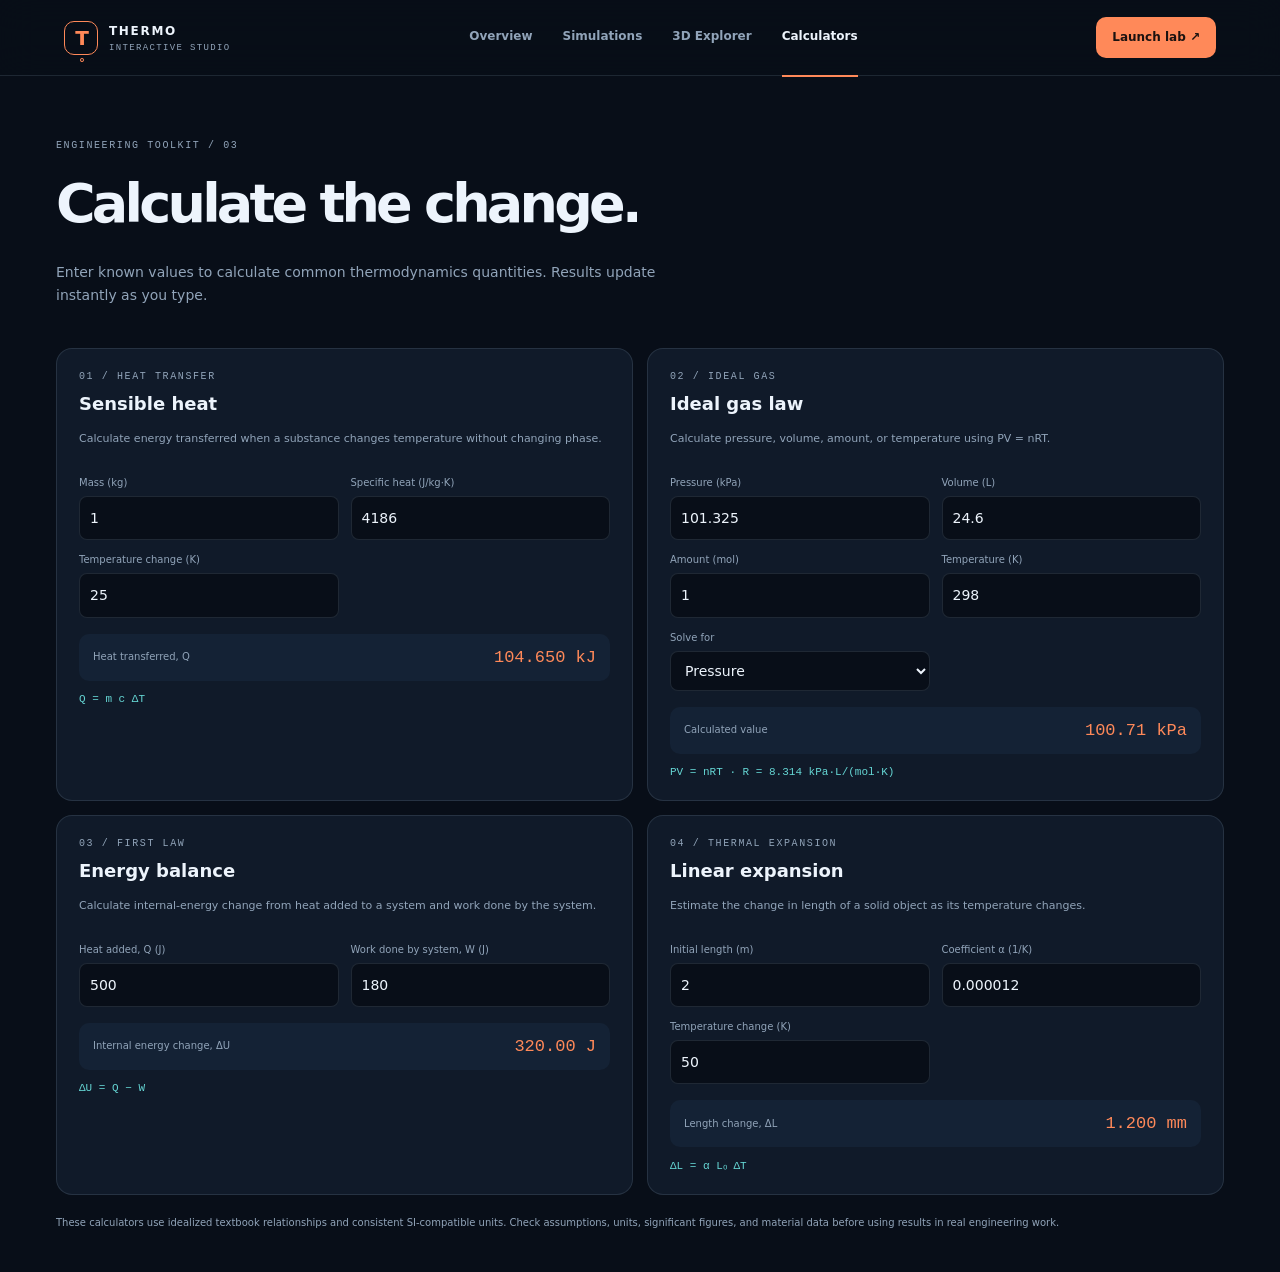
<file: calculators.html>
<!doctype html><html lang="en"><head><meta charset="utf-8"><meta name="viewport" content="width=device-width,initial-scale=1"><title>Engineering Calculators · THERMO</title><link rel="stylesheet" href="app.css"></head><body>
<header class="topbar"><a class="brand" href="index.html"><span class="brand-mark">T<span>°</span></span><span>THERMO<small>INTERACTIVE STUDIO</small></span></a><nav class="topnav"><a href="index.html">Overview</a><a href="lab.html">Simulations</a><a href="models.html">3D Explorer</a><a class="active" href="calculators.html">Calculators</a></nav><div class="top-actions"><a class="top-cta" href="lab.html">Launch lab ↗</a></div></header>
<main class="shell"><div class="page-head"><div><div class="eyebrow">ENGINEERING TOOLKIT / 03</div><h1>Calculate the change.</h1><p>Enter known values to calculate common thermodynamics quantities. Results update instantly as you type.</p></div></div>
<div class="calc-grid">
<section class="calc-card"><div class="eyebrow">01 / HEAT TRANSFER</div><h2>Sensible heat</h2><p>Calculate energy transferred when a substance changes temperature without changing phase.</p><div class="calc-fields"><div class="field"><label for="mass">Mass (kg)</label><input id="mass" type="number" value="1" min="0" step="any"></div><div class="field"><label for="specific">Specific heat (J/kg·K)</label><input id="specific" type="number" value="4186" min="0" step="any"></div><div class="field"><label for="delta">Temperature change (K)</label><input id="delta" type="number" value="25" step="any"></div></div><div class="result"><span>Heat transferred, Q</span><strong id="heatResult">104.65 kJ</strong></div><div class="formula">Q = m c ΔT</div></section>
<section class="calc-card"><div class="eyebrow">02 / IDEAL GAS</div><h2>Ideal gas law</h2><p>Calculate pressure, volume, amount, or temperature using PV = nRT.</p><div class="calc-fields"><div class="field"><label for="gasP">Pressure (kPa)</label><input id="gasP" type="number" value="101.325" min="0" step="any"></div><div class="field"><label for="gasV">Volume (L)</label><input id="gasV" type="number" value="24.6" min="0" step="any"></div><div class="field"><label for="gasN">Amount (mol)</label><input id="gasN" type="number" value="1" min="0" step="any"></div><div class="field"><label for="gasT">Temperature (K)</label><input id="gasT" type="number" value="298" min="0" step="any"></div><div class="field"><label for="solveGas">Solve for</label><select id="solveGas"><option value="P">Pressure</option><option value="V">Volume</option><option value="n">Amount</option><option value="T">Temperature</option></select></div></div><div class="result"><span>Calculated value</span><strong id="gasResult">101.0 kPa</strong></div><div class="formula">PV = nRT · R = 8.314 kPa·L/(mol·K)</div></section>
<section class="calc-card"><div class="eyebrow">03 / FIRST LAW</div><h2>Energy balance</h2><p>Calculate internal-energy change from heat added to a system and work done by the system.</p><div class="calc-fields"><div class="field"><label for="heatQ">Heat added, Q (J)</label><input id="heatQ" type="number" value="500" step="any"></div><div class="field"><label for="workW">Work done by system, W (J)</label><input id="workW" type="number" value="180" step="any"></div></div><div class="result"><span>Internal energy change, ΔU</span><strong id="firstResult">320 J</strong></div><div class="formula">ΔU = Q − W</div></section>
<section class="calc-card"><div class="eyebrow">04 / THERMAL EXPANSION</div><h2>Linear expansion</h2><p>Estimate the change in length of a solid object as its temperature changes.</p><div class="calc-fields"><div class="field"><label for="length">Initial length (m)</label><input id="length" type="number" value="2" min="0" step="any"></div><div class="field"><label for="alpha">Coefficient α (1/K)</label><input id="alpha" type="number" value="0.000012" min="0" step="any"></div><div class="field"><label for="tempChange">Temperature change (K)</label><input id="tempChange" type="number" value="50" step="any"></div></div><div class="result"><span>Length change, ΔL</span><strong id="expResult">1.20 mm</strong></div><div class="formula">ΔL = α L₀ ΔT</div></section>
</div><p class="notice">These calculators use idealized textbook relationships and consistent SI-compatible units. Check assumptions, units, significant figures, and material data before using results in real engineering work.</p></main>
<script>
const $=id=>document.getElementById(id),num=id=>Number($(id).value);
function sensible(){let q=num('mass')*num('specific')*num('delta');$('heatResult').textContent=Number.isFinite(q)?(q/1000).toFixed(3)+' kJ':'—'}
function ideal(){let P=num('gasP'),V=num('gasV'),n=num('gasN'),T=num('gasT'),R=8.314,which=$('solveGas').value,val,unit;if(which==='P'){val=n*R*T/V;unit='kPa'}if(which==='V'){val=n*R*T/P;unit='L'}if(which==='n'){val=P*V/(R*T);unit='mol'}if(which==='T'){val=P*V/(n*R);unit='K'}$('gasResult').textContent=Number.isFinite(val)?val.toPrecision(5)+' '+unit:'Check inputs'}
function first(){let x=num('heatQ')-num('workW');$('firstResult').textContent=Number.isFinite(x)?x.toFixed(2)+' J':'—'}
function expansion(){let x=num('alpha')*num('length')*num('tempChange');$('expResult').textContent=Number.isFinite(x)?(x*1000).toFixed(3)+' mm':'—'}
[['mass','specific','delta'].map(x=>$(x).addEventListener('input',sensible)),['gasP','gasV','gasN','gasT'].map(x=>$(x).addEventListener('input',ideal)),['heatQ','workW'].map(x=>$(x).addEventListener('input',first)),['length','alpha','tempChange'].map(x=>$(x).addEventListener('input',expansion)),$('solveGas').addEventListener('change',ideal)];sensible();ideal();first();expansion();
</script></body></html>
</file>
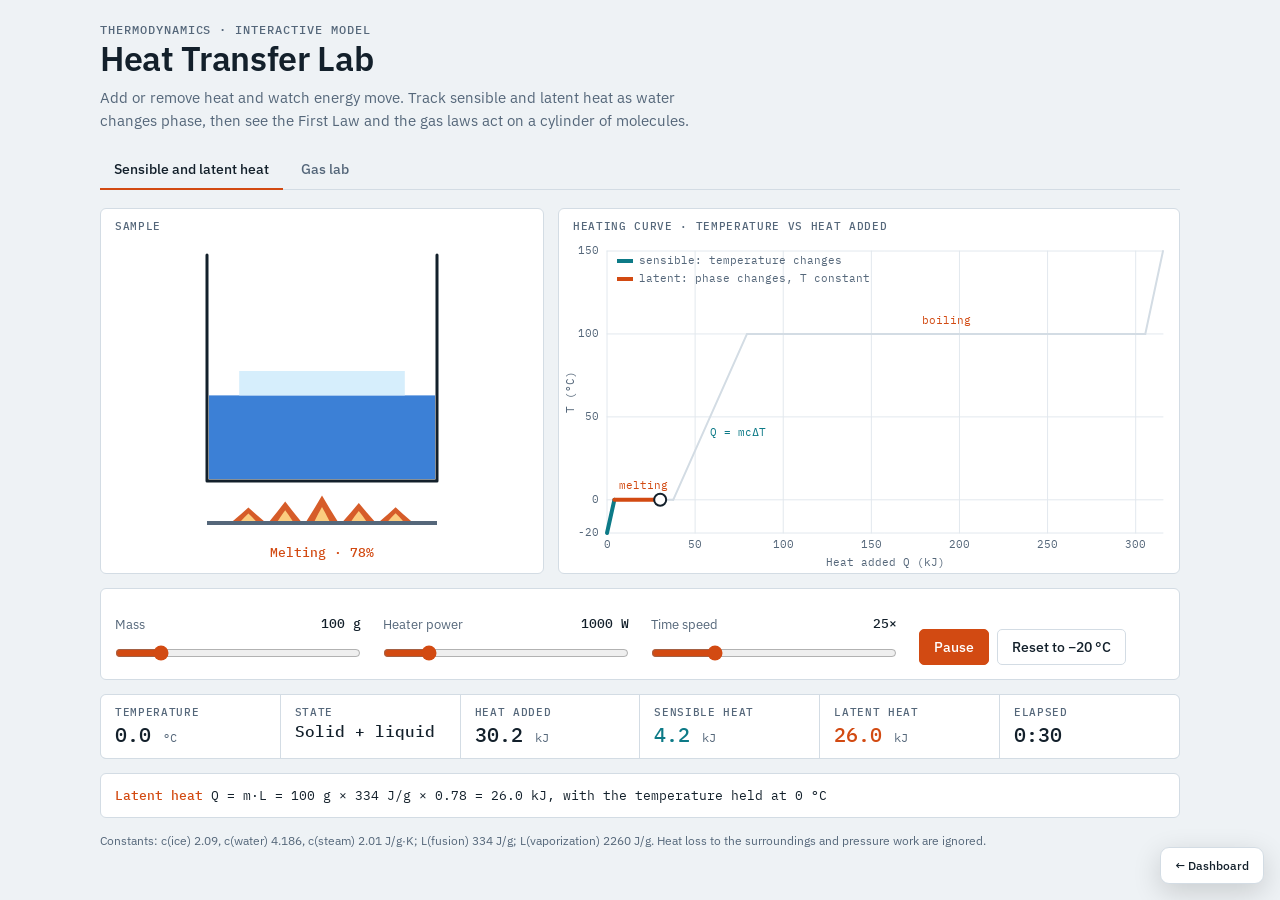
<file: lab.html>
<!doctype html>
<html lang="en"><head><meta charset="utf-8"><meta name="viewport" content="width=device-width,initial-scale=1,viewport-fit=cover"><style>:root{color-scheme:light}body{margin:0;font:14px system-ui}[hidden]{display:none!important}</style>
<title>Heat Transfer Lab</title>
<meta name="claude:viewport-fit-sides" content="cover">
<link rel="preconnect" href="https://fonts.googleapis.com">
<link rel="preconnect" href="https://fonts.gstatic.com" crossorigin>
<link rel="stylesheet" href="https://fonts.googleapis.com/css2?family=IBM+Plex+Mono:wght@400;500&family=IBM+Plex+Sans:wght@400;500;600&display=swap">
<style>
  /* Layout: bench-instrument page. Two tabs (phase change, gas lab); each has two canvases on top,
     controls in the middle, numeric readouts and the governing equation underneath. */
  :root {
    --bg: #eef2f5;
    --surface: #ffffff;
    --fg: #13202b;
    --muted: #55677a;
    --line: #d3dce4;
    --grid: #e2e8ee;
    --heat: #d24a12;
    --sens: #0d7a87;
    --lat: #d24a12;
    --cold: #2a74d6;
    --font-sans: "IBM Plex Sans", system-ui, -apple-system, "Segoe UI", sans-serif;
    --font-mono: "IBM Plex Mono", ui-monospace, "SF Mono", Menlo, Consolas, monospace;
  }
  @media (prefers-color-scheme: dark) {
    :root:not([data-theme="light"]) {
      --bg: #0d141b; --surface: #141f29; --fg: #e5edf4; --muted: #8fa2b3; --line: #293845; --grid: #1e2a35;
      --heat: #ff8049; --sens: #46c6d3; --lat: #ff8049; --cold: #5b9cf2; color-scheme: dark;
    }
  }
  :root[data-theme="dark"] {
    --bg: #0d141b; --surface: #141f29; --fg: #e5edf4; --muted: #8fa2b3; --line: #293845; --grid: #1e2a35;
    --heat: #ff8049; --sens: #46c6d3; --lat: #ff8049; --cold: #5b9cf2; color-scheme: dark;
  }

  * { box-sizing: border-box; }
  body {
    background: var(--bg); color: var(--fg);
    font: 15px/1.5 var(--font-sans);
    padding-block: 24px 40px;
    padding-left: max(16px, env(safe-area-inset-left, 0px));
    padding-right: max(16px, env(safe-area-inset-right, 0px));
  }
  .wrap { max-width: 1080px; margin: 0 auto; display: flex; flex-direction: column; gap: 18px; }
  header { display: flex; flex-direction: column; gap: 4px; }
  .eyebrow { font: 500 12px/1 var(--font-mono); letter-spacing: .08em; text-transform: uppercase; color: var(--muted); }
  h1 { margin: 0; font-size: clamp(24px, 4vw, 34px); line-height: 1.1; font-weight: 600; letter-spacing: -.01em; text-wrap: balance; }
  .lede { margin: 6px 0 0; color: var(--muted); max-width: 66ch; }

  .tabs { display: flex; gap: 4px; border-bottom: 1px solid var(--line); }
  .tab {
    font: 500 14px var(--font-sans); color: var(--muted); background: none; border: 0; cursor: pointer;
    padding: 10px 14px; border-bottom: 2px solid transparent; margin-bottom: -1px;
  }
  .tab[aria-selected="true"] { color: var(--fg); border-bottom-color: var(--heat); }
  .tab:focus-visible, button:focus-visible, input:focus-visible { outline: 2px solid var(--cold); outline-offset: 2px; }

  .panel[hidden] { display: none; }
  .panel { display: flex; flex-direction: column; gap: 14px; }
  .stage { display: grid; grid-template-columns: minmax(0, 5fr) minmax(0, 7fr); gap: 14px; }
  .card { background: var(--surface); border: 1px solid var(--line); border-radius: 6px; margin: 0; min-width: 0; }
  .card canvas { display: block; width: 100%; height: 340px; }
  .cap { font: 500 11px var(--font-mono); letter-spacing: .06em; text-transform: uppercase; color: var(--muted); padding: 10px 14px 0; }

  .controls { display: grid; grid-template-columns: repeat(auto-fit, minmax(210px, 1fr)); gap: 14px 22px; padding: 14px; align-items: end; }
  .ctl { display: flex; flex-direction: column; gap: 6px; min-width: 0; }
  .ctl label, .ctl .lab { font-size: 13px; color: var(--muted); display: flex; justify-content: space-between; gap: 8px; }
  .ctl output { font: 500 13px var(--font-mono); color: var(--fg); }
  input[type=range] { width: 100%; accent-color: var(--heat); margin: 4px 0; }
  .btns { display: flex; gap: 8px; flex-wrap: wrap; }
  button.b {
    font: 500 14px var(--font-sans); color: var(--fg); background: var(--surface); border: 1px solid var(--line);
    border-radius: 5px; padding: 8px 14px; cursor: pointer;
  }
  button.b.primary { background: var(--heat); border-color: var(--heat); color: #fff; }
  :root[data-theme="dark"] button.b.primary { color: #1a0d05; }
  @media (prefers-color-scheme: dark) { :root:not([data-theme="light"]) button.b.primary { color: #1a0d05; } }
  .chips { display: flex; gap: 6px; flex-wrap: wrap; }
  .chip {
    font: 500 13px var(--font-sans); color: var(--muted); background: var(--surface); border: 1px solid var(--line);
    border-radius: 5px; padding: 7px 11px; cursor: pointer;
  }
  .chip[aria-pressed="true"] { color: var(--fg); border-color: var(--fg); box-shadow: inset 0 0 0 1px var(--fg); }
  .hint { margin: 0; padding: 0 14px 14px; color: var(--muted); font-size: 13px; }

  .readouts { display: grid; grid-template-columns: repeat(auto-fit, minmax(150px, 1fr)); gap: 1px; background: var(--line); border: 1px solid var(--line); border-radius: 6px; overflow: hidden; }
  .ro { background: var(--surface); padding: 10px 14px; display: flex; flex-direction: column; gap: 2px; min-width: 0; }
  .ro .k { font: 500 11px var(--font-mono); letter-spacing: .06em; text-transform: uppercase; color: var(--muted); }
  .ro .v { font: 500 20px var(--font-mono); font-variant-numeric: tabular-nums; overflow-wrap: anywhere; }
  .ro .v small { font-size: 12px; color: var(--muted); font-weight: 400; }
  .eq { margin: 0; padding: 12px 14px; font: 13px/1.5 var(--font-mono); background: var(--surface); border: 1px solid var(--line); border-radius: 6px; overflow-wrap: anywhere; }
  .eq b { font-weight: 500; color: var(--heat); }

  .split { height: 8px; border-radius: 4px; overflow: hidden; display: flex; background: var(--grid); margin-top: 6px; }
  .split i { display: block; height: 100%; }
  .ledger { display: grid; gap: 8px; padding: 14px; background: var(--surface); border: 1px solid var(--line); border-radius: 6px; }
  .lrow { display: grid; grid-template-columns: 150px minmax(0, 1fr) 90px; gap: 10px; align-items: center; font-size: 13px; }
  .lrow .n { color: var(--muted); }
  .lrow .val { font: 500 13px var(--font-mono); text-align: right; font-variant-numeric: tabular-nums; }
  .track { position: relative; height: 12px; background: var(--grid); border-radius: 2px; }
  .track::after { content: ""; position: absolute; left: 50%; top: -2px; bottom: -2px; width: 1px; background: var(--muted); }
  .fill { position: absolute; top: 0; bottom: 0; }
  .status { min-height: 1.4em; margin: 0; font-size: 13px; color: var(--heat); }
  .foot { color: var(--muted); font-size: 12px; margin: 0; }

  @media (max-width: 760px) {
    .stage { grid-template-columns: minmax(0, 1fr); }
    .card canvas { height: 300px; }
    .lrow { grid-template-columns: 110px minmax(0, 1fr) 76px; }
  }
</style>

</head><body>
<div class="wrap">
  <header>
    <span class="eyebrow">Thermodynamics · interactive model</span>
    <h1>Heat Transfer Lab</h1>
    <p class="lede">Add or remove heat and watch energy move. Track sensible and latent heat as water changes phase, then see the First Law and the gas laws act on a cylinder of molecules.</p>
  </header>

  <div class="tabs" role="tablist">
    <button class="tab" role="tab" id="tab-phase" aria-selected="true" aria-controls="p-phase">Sensible and latent heat</button>
    <button class="tab" role="tab" id="tab-gas" aria-selected="false" aria-controls="p-gas">Gas lab</button>
  </div>

  <!-- ========== PHASE CHANGE ========== -->
  <section class="panel" id="p-phase" role="tabpanel" aria-labelledby="tab-phase">
    <div class="stage">
      <figure class="card"><div class="cap">Sample</div><canvas id="cvVessel" aria-label="Water sample being heated"></canvas></figure>
      <figure class="card"><div class="cap">Heating curve · temperature vs heat added</div><canvas id="cvCurve" aria-label="Heating curve"></canvas></figure>
    </div>
    <div class="card controls">
      <div class="ctl"><label for="phMass">Mass <output id="phMassO">100 g</output></label><input type="range" id="phMass" min="20" max="500" step="10" value="100"></div>
      <div class="ctl"><label for="phPower">Heater power <output id="phPowerO">1000 W</output></label><input type="range" id="phPower" min="200" max="5000" step="100" value="1000"></div>
      <div class="ctl"><label for="phSpeed">Time speed <output id="phSpeedO">25×</output></label><input type="range" id="phSpeed" min="1" max="100" step="1" value="25"></div>
      <div class="ctl"><span class="lab">&nbsp;</span><div class="btns"><button class="b primary" id="phRun">Pause</button><button class="b" id="phReset">Reset to −20 °C</button></div></div>
    </div>
    <div class="readouts">
      <div class="ro"><span class="k">Temperature</span><span class="v" id="rT">–</span></div>
      <div class="ro"><span class="k">State</span><span class="v" id="rPhase" style="font-size:16px">–</span></div>
      <div class="ro"><span class="k">Heat added</span><span class="v" id="rQ">–</span></div>
      <div class="ro"><span class="k">Sensible heat</span><span class="v" id="rQs" style="color:var(--sens)">–</span></div>
      <div class="ro"><span class="k">Latent heat</span><span class="v" id="rQl" style="color:var(--lat)">–</span></div>
      <div class="ro"><span class="k">Elapsed</span><span class="v" id="rTime">–</span></div>
    </div>
    <p class="eq" id="phEq"></p>
    <p class="foot">Constants: c(ice) 2.09, c(water) 4.186, c(steam) 2.01 J/g·K; L(fusion) 334 J/g; L(vaporization) 2260 J/g. Heat loss to the surroundings and pressure work are ignored.</p>
  </section>

  <!-- ========== GAS LAB ========== -->
  <section class="panel" id="p-gas" role="tabpanel" aria-labelledby="tab-gas" hidden>
    <div class="stage">
      <figure class="card"><div class="cap">Cylinder · 0.100 mol helium</div><canvas id="cvGas" aria-label="Gas particles in a cylinder with a piston"></canvas></figure>
      <figure class="card"><div class="cap">P–V diagram · dashed line is the isotherm through the current state</div><canvas id="cvPV" aria-label="Pressure volume diagram"></canvas></figure>
    </div>
    <div class="card">
      <div class="controls">
        <div class="ctl" style="grid-column: 1 / -1">
          <span class="lab">Process</span>
          <div class="chips" id="modeChips">
            <button class="chip" data-mode="isochoric" aria-pressed="true">Constant volume</button>
            <button class="chip" data-mode="isobaric" aria-pressed="false">Constant pressure</button>
            <button class="chip" data-mode="isothermal" aria-pressed="false">Constant temperature</button>
            <button class="chip" data-mode="adiabatic" aria-pressed="false">Adiabatic</button>
          </div>
        </div>
        <div class="ctl"><label for="gRate"><span id="gRateLab">Heat input</span> <output id="gRateO">+40 J/s</output></label><input type="range" id="gRate" min="-150" max="150" step="5" value="40"></div>
        <div class="ctl"><span class="lab">&nbsp;</span><div class="btns"><button class="b primary" id="gRun">Pause</button><button class="b" id="gReset">Reset to 300 K</button></div></div>
      </div>
      <p class="hint" id="gHint"></p>
    </div>
    <p class="status" id="gStatus" aria-live="polite"></p>
    <div class="readouts">
      <div class="ro"><span class="k">Temperature</span><span class="v" id="gT">–</span></div>
      <div class="ro"><span class="k">Pressure</span><span class="v" id="gP">–</span></div>
      <div class="ro"><span class="k">Volume</span><span class="v" id="gV">–</span></div>
      <div class="ro"><span class="k">Molecular speed (rms)</span><span class="v" id="gVrms">–</span></div>
      <div class="ro"><span class="k">Mean KE per atom</span><span class="v" id="gKE">–</span></div>
    </div>
    <p class="eq" id="gEq"></p>
    <div class="ledger" aria-label="First Law energy ledger since the process began">
      <div class="lrow"><span class="n">Q · heat added to gas</span><div class="track"><span class="fill" id="bQ"></span></div><span class="val" id="vQ">0 J</span></div>
      <div class="lrow"><span class="n">W · work done by gas</span><div class="track"><span class="fill" id="bW"></span></div><span class="val" id="vW">0 J</span></div>
      <div class="lrow"><span class="n">ΔU · internal energy</span><div class="track"><span class="fill" id="bU"></span></div><span class="val" id="vU">0 J</span></div>
      <div class="lrow"><span class="n">Q − W (First Law)</span><div class="track"><span class="fill" id="bC"></span></div><span class="val" id="vC">0 J</span></div>
    </div>
    <p class="foot">Monatomic ideal gas: U = (3/2)nRT, Cv = (3/2)R, Cp = (5/2)R, γ = 5/3. Mean KE per atom = (3/2)kT. Work W = ∫P dV.</p>
  </section>
</div>

<script>
(function () {
  "use strict";
  var $ = function (id) { return document.getElementById(id); };
  var C = {};
  function readColors() {
    var s = getComputedStyle(document.documentElement);
    ["bg", "surface", "fg", "muted", "line", "grid", "heat", "sens", "lat", "cold"].forEach(function (k) { C[k] = s.getPropertyValue("--" + k).trim(); });
  }
  function fit(cv) {
    var dpr = window.devicePixelRatio || 1, r = cv.getBoundingClientRect();
    var w = Math.max(1, Math.round(r.width)), h = Math.max(1, Math.round(r.height));
    if (cv.width !== Math.round(w * dpr) || cv.height !== Math.round(h * dpr)) { cv.width = Math.round(w * dpr); cv.height = Math.round(h * dpr); }
    var g = cv.getContext("2d"); g.setTransform(dpr, 0, 0, dpr, 0, 0);
    return { g: g, w: w, h: h };
  }
  function mix(a, b, t) { t = Math.max(0, Math.min(1, t)); return "rgb(" + [0, 1, 2].map(function (i) { return Math.round(a[i] + (b[i] - a[i]) * t); }).join(",") + ")"; }
  function fmt(x, d) { return (+x).toFixed(d); }
  function sgn(x, d) { return (x >= 0 ? "+" : "−") + Math.abs(x).toFixed(d); }
  function flame(g, cx, y, wid, power, t, color) {
    var n = 5;
    for (var i = 0; i < n; i++) {
      var fx = cx + (i - (n - 1) / 2) * (wid / n);
      var hgt = (14 + 26 * power) * (0.8 + 0.25 * Math.sin(t * 9 + i * 1.7));
      g.beginPath(); g.moveTo(fx - wid / n * 0.42, y);
      g.quadraticCurveTo(fx - wid / n * 0.2, y - hgt * 0.5, fx, y - hgt);
      g.quadraticCurveTo(fx + wid / n * 0.2, y - hgt * 0.5, fx + wid / n * 0.42, y);
      g.closePath(); g.fillStyle = color; g.globalAlpha = 0.9; g.fill();
      g.beginPath(); g.moveTo(fx - wid / n * 0.2, y);
      g.quadraticCurveTo(fx - wid / n * 0.1, y - hgt * 0.3, fx, y - hgt * 0.55);
      g.quadraticCurveTo(fx + wid / n * 0.1, y - hgt * 0.3, fx + wid / n * 0.2, y);
      g.closePath(); g.fillStyle = "#ffd98a"; g.fill(); g.globalAlpha = 1;
    }
  }
  function niceStep(range, ticks) {
    var raw = range / ticks, p = Math.pow(10, Math.floor(Math.log10(raw))), f = raw / p;
    return (f < 1.5 ? 1 : f < 3.5 ? 2 : f < 7.5 ? 5 : 10) * p;
  }

  /* ================= PHASE CHANGE ================= */
  var K = { cice: 2.09, cw: 4.186, cs: 2.01, Lf: 334, Lv: 2260 };
  function segs(m) {
    return [
      { id: "ice", label: "Warming ice", kind: "s", c: K.cice, T0: -20, T1: 0, Q: m * K.cice * 20 },
      { id: "melt", label: "Melting", kind: "l", L: K.Lf, T0: 0, T1: 0, Q: m * K.Lf },
      { id: "liq", label: "Warming water", kind: "s", c: K.cw, T0: 0, T1: 100, Q: m * K.cw * 100 },
      { id: "boil", label: "Boiling", kind: "l", L: K.Lv, T0: 100, T1: 100, Q: m * K.Lv },
      { id: "gas", label: "Heating steam", kind: "s", c: K.cs, T0: 100, T1: 150, Q: m * K.cs * 50 }
    ];
  }
  function total(m) { return segs(m).reduce(function (a, s) { return a + s.Q; }, 0); }
  function stateAt(Q, m) {
    var S = segs(m), rem = Q, Qs = 0, Ql = 0;
    for (var i = 0; i < S.length; i++) {
      var s = S[i];
      if (rem <= s.Q || i === S.length - 1) {
        var used = Math.min(rem, s.Q), f = s.Q ? used / s.Q : 0;
        if (s.kind === "s") { Qs += used; return { T: s.T0 + (s.T1 - s.T0) * f, seg: s, i: i, Qs: Qs, Ql: Ql, f: f, S: S }; }
        Ql += used; return { T: s.T0, seg: s, i: i, Qs: Qs, Ql: Ql, f: f, S: S };
      }
      rem -= s.Q; if (s.kind === "s") Qs += s.Q; else Ql += s.Q;
    }
  }
  var ph = { Q: 0, m: 100, t: 0, running: true, anim: 0 };
  var steam = [];
  for (var si = 0; si < 56; si++) steam.push({ x: Math.random(), y: Math.random(), a: Math.random() * 6.28, f: 0.5 + Math.random() });
  var bubbles = [];
  for (var bi = 0; bi < 14; bi++) bubbles.push({ x: Math.random(), y: Math.random(), r: 2 + Math.random() * 3, v: 0.3 + Math.random() * 0.6 });

  function phStep(dt) {
    ph.anim += dt;
    if (ph.running) {
      var speed = +$("phSpeed").value, power = +$("phPower").value;
      var tot = total(ph.m);
      ph.Q = Math.min(tot, ph.Q + power * dt * speed / 1000 * 1000);
      ph.t += dt * speed;
      if (ph.Q >= tot) { ph.running = false; $("phRun").textContent = "Run again"; }
    }
    var st = stateAt(ph.Q, ph.m);
    var liquidFrac = st.i === 3 ? st.f : 0;
    steam.forEach(function (p) {
      var sp = 0.12 * p.f * (st.i === 4 ? 1.6 : 1);
      p.x += Math.cos(p.a) * sp * dt; p.y += Math.sin(p.a) * sp * dt;
      if (p.x < 0 || p.x > 1) { p.a = Math.PI - p.a; p.x = Math.max(0, Math.min(1, p.x)); }
      if (p.y < 0 || p.y > 1) { p.a = -p.a; p.y = Math.max(0, Math.min(1, p.y)); }
    });
    bubbles.forEach(function (b) { b.y -= b.v * dt * 0.8; if (b.y < 0) { b.y = 1; b.x = Math.random(); } });
    return st;
  }

  function drawVessel(st) {
    var o = fit($("cvVessel")), g = o.g, w = o.w, h = o.h;
    g.clearRect(0, 0, w, h);
    var vw = Math.min(w * 0.62, 230), vx = (w - vw) / 2, vt = 28, vb = h - 92, vh = vb - vt;
    var Lh = vh * 0.5;
    var power = ph.running ? Math.min(1, +$("phPower").value / 5000 + 0.2) : 0;
    if (ph.running) flame(g, w / 2, h - 52, vw * 0.8, power, ph.anim, C.heat);
    g.fillStyle = C.muted; g.fillRect(w / 2 - vw * 0.5, h - 52, vw, 4);

    g.save();
    g.beginPath(); g.rect(vx + 2, vt, vw - 4, vh - 2); g.clip();
    var i = st.i, f = st.f;
    var waterCold = [60, 128, 214], waterHot = [232, 112, 56];
    var iceCol = function (T) { return mix([150, 205, 245], [214, 238, 252], (T + 20) / 20); };
    var liqTop;
    if (i === 0) {
      g.fillStyle = iceCol(st.T); g.fillRect(vx + vw * 0.14, vb - Lh, vw * 0.72, Lh);
      g.strokeStyle = "rgba(255,255,255,.55)"; g.lineWidth = 2; g.strokeRect(vx + vw * 0.14 + 6, vb - Lh + 6, vw * 0.72 - 12, Lh - 12);
    } else if (i === 1) {
      var wh = Lh * f; g.fillStyle = mix(waterCold, waterCold, 0); g.fillRect(vx, vb - wh, vw, wh);
      var ih = Lh * (1 - f); g.fillStyle = iceCol(0); g.fillRect(vx + vw * 0.14, vb - wh - ih, vw * 0.72, ih);
    } else if (i === 2) {
      g.fillStyle = mix(waterCold, waterHot, st.T / 100 * 0.8); g.fillRect(vx, vb - Lh, vw, Lh);
    } else if (i === 3) {
      var lh = Lh * (1 - f); liqTop = vb - lh;
      g.fillStyle = mix(waterCold, waterHot, 0.8); g.fillRect(vx, liqTop, vw, lh);
      g.fillStyle = "rgba(255,255,255,.6)";
      bubbles.forEach(function (b) { if (lh > 8) { g.beginPath(); g.arc(vx + 8 + b.x * (vw - 16), liqTop + 4 + b.y * (lh - 8), b.r, 0, 6.28); g.fill(); } });
    }
    // steam
    var count = i === 3 ? Math.round(steam.length * f) : i === 4 ? steam.length : 0;
    if (count > 0) {
      var top = vt + 6, bot = i === 3 ? liqTop - 6 : vb - 6;
      if (i === 4) { g.fillStyle = "rgba(232,112,56,.10)"; g.fillRect(vx, vt, vw, vh); }
      g.fillStyle = i === 4 ? mix([230, 140, 90], [240, 90, 40], (st.T - 100) / 50) : "rgba(210,225,240,.9)";
      for (var k = 0; k < count; k++) { var p = steam[k]; g.beginPath(); g.arc(vx + 8 + p.x * (vw - 16), top + p.y * Math.max(1, bot - top), 3, 0, 6.28); g.fill(); }
    }
    g.restore();

    g.strokeStyle = C.fg; g.lineWidth = 3; g.lineCap = "round"; g.lineJoin = "round";
    g.beginPath(); g.moveTo(vx, vt - 6); g.lineTo(vx, vb); g.lineTo(vx + vw, vb); g.lineTo(vx + vw, vt - 6); g.stroke();
    g.fillStyle = C.muted; g.font = "500 12px " + getComputedStyle(document.body).getPropertyValue("--font-mono");
    g.textAlign = "center";
    var lbl = st.seg.label + (st.seg.kind === "l" ? " · " + Math.round(st.f * 100) + "%" : "");
    g.fillStyle = st.seg.kind === "l" ? C.lat : C.sens; g.font = "500 13px " + "IBM Plex Mono, ui-monospace, monospace";
    g.fillText(lbl, w / 2, h - 16);
  }

  function drawCurve(st) {
    var o = fit($("cvCurve")), g = o.g, w = o.w, h = o.h; g.clearRect(0, 0, w, h);
    var ml = 48, mr = 16, mt = 18, mb = 40, pw = w - ml - mr, ph_ = h - mt - mb;
    var tot = total(ph.m), S = st.S;
    var X = function (Q) { return ml + pw * Q / tot; }, Y = function (T) { return mt + ph_ * (1 - (T + 20) / 170); };
    var mono = "11px IBM Plex Mono, ui-monospace, monospace";
    g.font = mono; g.textBaseline = "middle";
    // grid and y ticks
    [-20, 0, 50, 100, 150].forEach(function (T) {
      g.strokeStyle = C.grid; g.lineWidth = 1; g.beginPath(); g.moveTo(ml, Y(T)); g.lineTo(ml + pw, Y(T)); g.stroke();
      g.fillStyle = C.muted; g.textAlign = "right"; g.fillText(T + "", ml - 8, Y(T));
    });
    var step = niceStep(tot / 1000, 5);
    g.textAlign = "center"; g.textBaseline = "top";
    for (var q = 0; q <= tot / 1000 + 1e-6; q += step) {
      g.strokeStyle = C.grid; g.beginPath(); g.moveTo(X(q * 1000), mt); g.lineTo(X(q * 1000), mt + ph_); g.stroke();
      g.fillStyle = C.muted; g.fillText(Math.round(q) + "", X(q * 1000), mt + ph_ + 6);
    }
    g.fillStyle = C.muted; g.fillText("Heat added Q (kJ)", ml + pw / 2, h - 16);
    g.save(); g.translate(12, mt + ph_ / 2); g.rotate(-Math.PI / 2); g.textAlign = "center"; g.textBaseline = "middle"; g.fillText("T (°C)", 0, 0); g.restore();
    // full faint path
    var acc = 0; g.lineWidth = 2; g.lineCap = "round";
    S.forEach(function (s) {
      g.strokeStyle = C.line; g.beginPath(); g.moveTo(X(acc), Y(s.T0)); g.lineTo(X(acc + s.Q), Y(s.T1)); g.stroke(); acc += s.Q;
    });
    // progressed path
    acc = 0;
    S.forEach(function (s, idx) {
      if (idx > st.i) return;
      var fr = idx < st.i ? 1 : st.f;
      g.strokeStyle = s.kind === "s" ? C.sens : C.lat; g.lineWidth = 4;
      g.beginPath(); g.moveTo(X(acc), Y(s.T0)); g.lineTo(X(acc + s.Q * fr), Y(s.T0 + (s.T1 - s.T0) * fr)); g.stroke();
      acc += s.Q;
    });
    // annotations
    g.font = mono; g.textBaseline = "bottom"; g.textAlign = "center";
    var m1 = S[0].Q + S[1].Q / 2, m2 = S[0].Q + S[1].Q + S[2].Q + S[3].Q / 2;
    g.fillStyle = C.lat; g.fillText("melting", X(m1), Y(0) - 8); g.fillText("boiling", X(m2), Y(100) - 8);
    g.fillStyle = C.sens; g.textBaseline = "top"; g.fillText("Q = mcΔT", X(S[0].Q + S[1].Q + S[2].Q * 0.5) + 28, Y(50) + 10);
    // marker
    var cx = X(ph.Q), cy = Y(st.T);
    g.fillStyle = C.surface; g.strokeStyle = C.fg; g.lineWidth = 2; g.beginPath(); g.arc(cx, cy, 6, 0, 6.28); g.fill(); g.stroke();
    // legend
    g.textAlign = "left"; g.textBaseline = "middle"; g.font = mono;
    g.fillStyle = C.sens; g.fillRect(ml + 10, mt + 8, 16, 4); g.fillStyle = C.muted; g.fillText("sensible: temperature changes", ml + 32, mt + 10);
    g.fillStyle = C.lat; g.fillRect(ml + 10, mt + 26, 16, 4); g.fillStyle = C.muted; g.fillText("latent: phase changes, T constant", ml + 32, mt + 28);
  }

  function phReadouts(st) {
    $("rT").innerHTML = fmt(st.T, 1) + " <small>°C</small>";
    var names = ["Solid (ice)", "Solid + liquid", "Liquid water", "Liquid + vapor", "Steam"];
    $("rPhase").textContent = names[st.i];
    $("rQ").innerHTML = fmt(ph.Q / 1000, 1) + " <small>kJ</small>";
    $("rQs").innerHTML = fmt(st.Qs / 1000, 1) + " <small>kJ</small>";
    $("rQl").innerHTML = fmt(st.Ql / 1000, 1) + " <small>kJ</small>";
    var t = Math.round(ph.t), mm = Math.floor(t / 60), ss = t % 60;
    $("rTime").textContent = mm + ":" + (ss < 10 ? "0" : "") + ss;
    var s = st.seg, m = ph.m, txt;
    if (s.kind === "s") {
      var dT = st.T - s.T0;
      txt = "<b>Sensible heat</b>  Q = m·c·ΔT = " + m + " g × " + s.c + " J/g·K × " + fmt(dT, 1) + " K = " + fmt(m * s.c * dT / 1000, 2) + " kJ (this stage)";
    } else {
      txt = "<b>Latent heat</b>  Q = m·L = " + m + " g × " + s.L + " J/g × " + fmt(st.f, 2) + " = " + fmt(m * s.L * st.f / 1000, 1) + " kJ, with the temperature held at " + s.T0 + " °C";
    }
    $("phEq").innerHTML = txt;
  }

  /* ================= GAS LAB ================= */
  var R = 8.314, n = 0.1, Cv = 1.5 * R * 0.1, Cp = 2.5 * R * 0.1, gamma = 5 / 3, Mhe = 0.004003, kB = 1.380649e-23;
  var T0 = 300, V0 = 2.0;
  var gs = { T: T0, V: V0, mode: "isochoric", P0: 0, Q: 0, W: 0, Tref: T0, running: true, hist: [], anim: 0, startT: T0 };
  var N = 70, gp = [];
  function gauss() { var u = 0, v = 0; while (!u) u = Math.random(); v = Math.random(); return Math.sqrt(-2 * Math.log(u)) * Math.cos(6.2832 * v); }
  for (var gi = 0; gi < N; gi++) {
    var a = Math.random() * 6.2832;
    gp.push({ x: Math.random(), y: Math.random(), ux: Math.cos(a), uy: Math.sin(a), f: Math.min(2.2, Math.max(0.25, Math.hypot(gauss(), gauss()) / 1.25)) });
  }
  var MODES = {
    isochoric: { lab: "Heat input", hint: "Piston locked, so W = 0 and all the heat raises internal energy: ΔU = Q. Pressure climbs with temperature (P ∝ T)." },
    isobaric: { lab: "Heat input", hint: "Piston floats at constant pressure. Heating expands the gas (V ∝ T); part of Q does work W = PΔV and the rest raises U. Q = nCpΔT." },
    isothermal: { lab: "Heat input", hint: "Temperature is held fixed, so ΔU = 0 and every joule of heat becomes work: Q = W. Pressure falls as volume grows (PV = constant)." },
    adiabatic: { lab: "Work on gas", hint: "No heat crosses the wall, so Q = 0 and ΔU = −W. Positive input compresses the gas and warms it; negative lets it expand and cool (TV^(γ−1) = constant)." }
  };
  function P() { return n * R * gs.T / gs.V; } // kPa when V in L
  function resetLedger() { gs.Q = 0; gs.W = 0; gs.startT = gs.T; gs.hist = []; gs.P0 = P(); }
  function setMode(m) {
    gs.mode = m; resetLedger();
    document.querySelectorAll("#modeChips .chip").forEach(function (b) { b.setAttribute("aria-pressed", b.dataset.mode === m ? "true" : "false"); });
    $("gRateLab").textContent = MODES[m].lab; $("gHint").textContent = MODES[m].hint;
    $("gStatus").textContent = ""; updateRateLabel();
  }
  function updateRateLabel() { var v = +$("gRate").value; $("gRateO").textContent = (v > 0 ? "+" : v < 0 ? "−" : "") + Math.abs(v) + " J/s"; }
  function gasReset() {
    gs.T = T0; gs.V = V0; gs.running = true; $("gRun").textContent = "Pause"; setMode(gs.mode);
  }

  function gasStep(dt) {
    gs.anim += dt;
    if (gs.running) {
      var dE = +$("gRate").value * dt;
      var subs = Math.max(1, Math.ceil(Math.abs(dE) / 0.25)), e = dE / subs;
      for (var k = 0; k < subs; k++) {
        var p = P(), nT = gs.T, nV = gs.V, dQ = 0, dW = 0;
        if (gs.mode === "isochoric") { dQ = e; nT = gs.T + e / Cv; }
        else if (gs.mode === "isobaric") { dQ = e; nT = gs.T + e / Cp; nV = n * R * nT / gs.P0; dW = gs.P0 * (nV - gs.V); }
        else if (gs.mode === "isothermal") { dQ = e; nV = gs.V + e / p; dW = e; }
        else { nT = gs.T + e / Cv; nV = gs.V * Math.pow(gs.T / nT, 1 / (gamma - 1)); var pn = n * R * nT / nV; dW = 0.5 * (p + pn) * (nV - gs.V); }
        if (nT < 80 || nT > 1500 || nV < 0.4 || nV > 4.0) {
          gs.running = false; $("gRun").textContent = "Run";
          $("gStatus").textContent = "Limit reached (" + (nV < 0.4 || nV > 4.0 ? "cylinder volume" : "temperature range") + "). Reverse the input and press Run.";
          break;
        }
        gs.T = nT; gs.V = nV; gs.Q += dQ; gs.W += dW;
      }
      if (gs.running) $("gStatus").textContent = "";
      var last = gs.hist[gs.hist.length - 1], cp = P();
      if (!last || Math.abs(last.V - gs.V) > 0.004 || Math.abs(last.P - cp) > 1) { gs.hist.push({ V: gs.V, P: cp }); if (gs.hist.length > 2000) gs.hist.shift(); }
    }
    var s = 11.5 * Math.sqrt(gs.T); // px/s per unit
    var o = geom, bw = o.cw, bh = Math.max(20, o.boxH);
    gp.forEach(function (p) {
      var sp = s * p.f;
      p.x += p.ux * sp * dt / bw; p.y += p.uy * sp * dt / bh;
      if (p.x < 0) { p.x = -p.x; p.ux = Math.abs(p.ux); } if (p.x > 1) { p.x = 2 - p.x; p.ux = -Math.abs(p.ux); }
      if (p.y < 0) { p.y = -p.y; p.uy = Math.abs(p.uy); } if (p.y > 1) { p.y = 2 - p.y; p.uy = -Math.abs(p.uy); }
    });
  }
  var geom = { cw: 160, boxH: 200 };

  function drawGas() {
    var o = fit($("cvGas")), g = o.g, w = o.w, h = o.h; g.clearRect(0, 0, w, h);
    var cw = Math.min(w * 0.55, 210), x0 = (w - cw) / 2, top = 16, yb = h - 66, avail = yb - top - 26;
    var boxH = gs.V / 4.0 * avail, py = yb - boxH;
    geom.cw = cw - 8; geom.boxH = boxH;
    var hot = (gs.T - 80) / 700;
    // gas tint
    g.fillStyle = "rgba(210,74,18," + (0.05 + 0.12 * Math.min(1, hot)) + ")"; g.fillRect(x0, py, cw, boxH);
    // flame / cold
    var rate = +$("gRate").value;
    if (gs.running && rate !== 0 && gs.mode !== "adiabatic") flame(g, w / 2, h - 30, cw * 0.8, Math.abs(rate) / 150, gs.anim, rate > 0 ? C.heat : C.cold);
    g.fillStyle = C.muted; g.fillRect(x0 - 10, h - 30, cw + 20, 4);
    // particles
    for (var i = 0; i < gp.length; i++) {
      var p = gp[i], sp = Math.min(1, (gs.T * p.f * p.f) / 1400);
      g.fillStyle = mix([42, 116, 214], [226, 84, 30], sp * 1.1);
      g.beginPath(); g.arc(x0 + 4 + p.x * (cw - 8), py + 4 + p.y * Math.max(1, boxH - 8), 3.4, 0, 6.28); g.fill();
    }
    // piston
    g.fillStyle = C.fg; g.fillRect(x0, py - 12, cw, 12);
    g.fillRect(w / 2 - 4, 0, 8, py - 12);
    g.fillRect(w / 2 - 22, 0, 44, 6);
    // pressure arrows on piston
    var pr = Math.min(1, P() / 1200); g.strokeStyle = C.heat; g.lineWidth = 2;
    for (var a = -1; a <= 1; a += 2) {
      var ax = w / 2 + a * cw * 0.3, len = 8 + 22 * pr;
      g.beginPath(); g.moveTo(ax, py + 2); g.lineTo(ax, py + 2 + len); g.moveTo(ax - 4, py + 2 + len - 5); g.lineTo(ax, py + 2 + len); g.lineTo(ax + 4, py + 2 + len - 5); g.stroke();
    }
    // walls
    g.strokeStyle = C.fg; g.lineWidth = 3; g.lineCap = "round"; g.lineJoin = "round";
    g.beginPath(); g.moveTo(x0, 0); g.lineTo(x0, yb); g.lineTo(x0 + cw, yb); g.lineTo(x0 + cw, 0); g.stroke();
    // volume scale
    g.fillStyle = C.muted; g.font = "11px IBM Plex Mono, ui-monospace, monospace"; g.textAlign = "right"; g.textBaseline = "middle";
    [1, 2, 3, 4].forEach(function (v) { var yy = yb - v / 4 * avail; g.fillRect(x0 - 8, yy, 6, 1); g.fillText(v + " L", x0 - 12, yy); });
  }

  function drawPV() {
    var o = fit($("cvPV")), g = o.g, w = o.w, h = o.h; g.clearRect(0, 0, w, h);
    var ml = 52, mr = 16, mt = 16, mb = 40, pw = w - ml - mr, ph_ = h - mt - mb;
    var maxP = 300; gs.hist.forEach(function (p) { if (p.P > maxP) maxP = p.P; }); maxP = Math.max(maxP, P()) * 1.12;
    var step = niceStep(maxP, 5); maxP = Math.ceil(maxP / step) * step;
    var X = function (V) { return ml + pw * V / 4.2; }, Y = function (Pp) { return mt + ph_ * (1 - Pp / maxP); };
    var mono = "11px IBM Plex Mono, ui-monospace, monospace"; g.font = mono;
    g.textAlign = "right"; g.textBaseline = "middle";
    for (var pp = 0; pp <= maxP + 1e-6; pp += step) { g.strokeStyle = C.grid; g.lineWidth = 1; g.beginPath(); g.moveTo(ml, Y(pp)); g.lineTo(ml + pw, Y(pp)); g.stroke(); g.fillStyle = C.muted; g.fillText(Math.round(pp) + "", ml - 8, Y(pp)); }
    g.textAlign = "center"; g.textBaseline = "top";
    for (var v = 0; v <= 4; v++) { g.strokeStyle = C.grid; g.beginPath(); g.moveTo(X(v), mt); g.lineTo(X(v), mt + ph_); g.stroke(); g.fillStyle = C.muted; g.fillText(v + "", X(v), mt + ph_ + 6); }
    g.fillText("Volume V (L)", ml + pw / 2, h - 16);
    g.save(); g.translate(12, mt + ph_ / 2); g.rotate(-Math.PI / 2); g.textBaseline = "middle"; g.fillText("Pressure P (kPa)", 0, 0); g.restore();
    // isotherm
    var nRT = n * R * gs.T; g.setLineDash([5, 5]); g.strokeStyle = C.muted; g.lineWidth = 1.5; g.beginPath();
    var first = true;
    for (var V = 0.4; V <= 4.01; V += 0.05) { var Pp = nRT / V; if (Pp > maxP) continue; if (first) { g.moveTo(X(V), Y(Pp)); first = false; } else g.lineTo(X(V), Y(Pp)); }
    g.stroke(); g.setLineDash([]);
    // trace
    if (gs.hist.length > 1) {
      g.strokeStyle = C.heat; g.lineWidth = 3; g.lineJoin = "round"; g.beginPath();
      gs.hist.forEach(function (p, i) { if (i === 0) g.moveTo(X(p.V), Y(p.P)); else g.lineTo(X(p.V), Y(p.P)); });
      g.lineTo(X(gs.V), Y(P())); g.stroke();
    }
    g.fillStyle = C.surface; g.strokeStyle = C.fg; g.lineWidth = 2; g.beginPath(); g.arc(X(gs.V), Y(P()), 6, 0, 6.28); g.fill(); g.stroke();
  }

  function setBar(id, val, scale) {
    var el = $(id), f = Math.max(-1, Math.min(1, val / scale)) * 50;
    el.style.background = val >= 0 ? C.heat : C.cold;
    if (f >= 0) { el.style.left = "50%"; el.style.width = f + "%"; } else { el.style.left = (50 + f) + "%"; el.style.width = -f + "%"; }
  }
  function gasReadouts() {
    var p = P(), T = gs.T;
    $("gT").innerHTML = fmt(T, 0) + " <small>K · " + fmt(T - 273.15, 0) + " °C</small>";
    $("gP").innerHTML = fmt(p, 0) + " <small>kPa</small>";
    $("gV").innerHTML = fmt(gs.V, 2) + " <small>L</small>";
    $("gVrms").innerHTML = fmt(Math.sqrt(3 * R * T / Mhe), 0) + " <small>m/s</small>";
    $("gKE").innerHTML = fmt(1.5 * kB * T * 1e21, 2) + " <small>zJ</small>";
    $("gEq").innerHTML = "<b>PV = nRT</b>  " + fmt(p, 1) + " kPa × " + fmt(gs.V, 2) + " L = " + fmt(p * gs.V, 1) + " J  =  " + n + " mol × 8.314 J/mol·K × " + fmt(T, 1) + " K";
    var dU = Cv * (T - gs.startT);
    var scale = Math.max(50, Math.abs(gs.Q), Math.abs(gs.W), Math.abs(dU));
    $("vQ").textContent = sgn(gs.Q, 1) + " J"; $("vW").textContent = sgn(gs.W, 1) + " J";
    $("vU").textContent = sgn(dU, 1) + " J"; $("vC").textContent = sgn(gs.Q - gs.W, 1) + " J";
    setBar("bQ", gs.Q, scale); setBar("bW", gs.W, scale); setBar("bU", dU, scale); setBar("bC", gs.Q - gs.W, scale);
  }

  /* ================= wiring ================= */
  var tab = "phase";
  function showTab(t) {
    tab = t;
    $("p-phase").hidden = t !== "phase"; $("p-gas").hidden = t !== "gas";
    $("tab-phase").setAttribute("aria-selected", t === "phase"); $("tab-gas").setAttribute("aria-selected", t === "gas");
  }
  $("tab-phase").onclick = function () { showTab("phase"); };
  $("tab-gas").onclick = function () { showTab("gas"); };

  $("phMass").oninput = function () {
    var nm = +this.value, frac = ph.Q / total(ph.m);
    ph.m = nm; ph.Q = frac * total(nm); $("phMassO").textContent = nm + " g";
  };
  $("phPower").oninput = function () { $("phPowerO").textContent = this.value + " W"; };
  $("phSpeed").oninput = function () { $("phSpeedO").textContent = this.value + "×"; };
  $("phRun").onclick = function () {
    if (ph.Q >= total(ph.m)) { ph.Q = 0; ph.t = 0; }
    ph.running = !ph.running; this.textContent = ph.running ? "Pause" : "Run";
  };
  $("phReset").onclick = function () { ph.Q = 0; ph.t = 0; ph.running = true; $("phRun").textContent = "Pause"; };

  document.querySelectorAll("#modeChips .chip").forEach(function (b) { b.onclick = function () { setMode(b.dataset.mode); }; });
  $("gRate").oninput = updateRateLabel;
  $("gRun").onclick = function () { gs.running = !gs.running; this.textContent = gs.running ? "Pause" : "Run"; if (gs.running) $("gStatus").textContent = ""; };
  $("gReset").onclick = gasReset;
  setMode("isochoric");

  var last = performance.now();
  function frame(now) {
    var dt = Math.min(0.05, (now - last) / 1000); last = now;
    readColors();
    if (tab === "phase") {
      var st = phStep(dt); drawVessel(st); drawCurve(st); phReadouts(st);
    } else {
      gasStep(dt); drawGas(); drawPV(); gasReadouts();
    }
    requestAnimationFrame(frame);
  }
  requestAnimationFrame(frame);
})();
</script>

<style>
  .thermo-home-link{position:fixed;right:16px;bottom:16px;z-index:9999;display:inline-flex;align-items:center;gap:8px;padding:10px 14px;border:1px solid var(--line);border-radius:9px;background:var(--surface);color:var(--fg);font:500 12px var(--font-sans);text-decoration:none;box-shadow:0 8px 28px rgba(0,0,0,.16)}
  .thermo-home-link:hover{border-color:var(--heat)}
</style>
<a class="thermo-home-link" href="index.html">← Dashboard</a>
<script>
  if (location.hash === "#gas") document.getElementById("tab-gas").click();
</script>

</body></html>
</file>
<file: app.css>
*{box-sizing:border-box} :root{--bg:#080e18;--panel:#101a29;--panel2:#142235;--line:rgba(169,194,220,.14);--text:#edf4fc;--muted:#91a4b9;--orange:#ff8959;--cyan:#65d6d4;--blue:#6e9dff;--font:"Manrope",system-ui,sans-serif;--mono:"DM Mono",monospace;color-scheme:dark}
:root[data-theme=light]{--bg:#edf2f6;--panel:#fff;--panel2:#e5edf3;--line:rgba(36,58,82,.15);--text:#132337;--muted:#607489;color-scheme:light}
body{margin:0;background:var(--bg);color:var(--text);font:14px/1.6 var(--font);min-height:100vh;overflow-x:hidden}a{color:inherit;text-decoration:none}button,input,select{font:inherit}.ambient{position:fixed;z-index:-1;pointer-events:none;border-radius:50%;filter:blur(100px);opacity:.18}.ambient-a{width:420px;height:420px;background:#e35f36;top:80px;left:-220px}.ambient-b{width:480px;height:480px;background:#1e79a8;right:-260px;top:360px}.topbar{height:76px;border-bottom:1px solid var(--line);display:flex;align-items:center;justify-content:space-between;padding:0 max(5vw,22px);position:sticky;top:0;z-index:10;background:color-mix(in srgb,var(--bg) 86%,transparent);backdrop-filter:blur(18px)}.brand{display:flex;align-items:center;gap:11px;font-weight:800;letter-spacing:.14em;font-size:12px}.brand small{display:block;font:9px var(--mono);letter-spacing:.15em;color:var(--muted);margin-top:2px}.brand-mark{width:34px;height:34px;display:grid;place-items:center;border:1px solid var(--orange);border-radius:10px;color:var(--orange);font-size:20px;letter-spacing:-.1em}.brand-mark span{font-size:12px;vertical-align:top}.topnav{display:flex;gap:30px;color:var(--muted);font-size:12px;font-weight:700}.topnav a{padding:29px 0;border-bottom:2px solid transparent}.topnav a:hover,.topnav a.active{color:var(--text);border-color:var(--orange)}.top-actions{display:flex;gap:12px;align-items:center}.icon-btn{width:36px;height:36px;border:1px solid var(--line);background:var(--panel);color:var(--text);border-radius:10px;cursor:pointer}.top-cta,.btn{border-radius:10px;padding:11px 16px;font-size:12px;font-weight:800;display:inline-flex;gap:12px;align-items:center}.top-cta{background:var(--orange);color:#1b1210}.shell{max-width:1220px;margin:auto;padding:46px 26px 28px}.hero-grid{display:grid;grid-template-columns:1fr 1.04fr;gap:46px;align-items:center;min-height:450px}.eyebrow{font:10px var(--mono);letter-spacing:.16em;color:var(--muted)}.live-dot,.model-status i{display:inline-block;width:7px;height:7px;border-radius:50%;background:#6de0b4;margin-right:8px;box-shadow:0 0 12px #6de0b4}.hero-copy h1{font-size:clamp(48px,6.4vw,82px);letter-spacing:-.075em;line-height:.99;margin:24px 0}.hero-copy h1 em{font-style:normal;color:var(--orange)}.hero-lede{max-width:510px;color:var(--muted);font-size:15px;line-height:1.9}.hero-actions{display:flex;gap:12px;margin-top:28px;flex-wrap:wrap}.btn-primary{background:var(--orange);color:#21140f}.btn-quiet{border:1px solid var(--line);background:var(--panel);color:var(--text)}.hero-meta{display:flex;gap:38px;margin-top:45px}.hero-meta div{display:flex;flex-direction:column;gap:3px}.hero-meta strong{font:22px var(--mono)}.hero-meta span{font:9px var(--mono);letter-spacing:.1em;color:var(--muted)}.hero-visual{height:390px;background:linear-gradient(145deg,#15253a,#0d1726 65%);border:1px solid rgba(126,164,201,.2);border-radius:20px;overflow:hidden;box-shadow:0 25px 90px #0004;position:relative}.visual-top,.visual-bottom{height:43px;padding:0 18px;display:flex;align-items:center;justify-content:space-between;font:9px var(--mono);letter-spacing:.12em;color:#8da5bd}.visual-top{border-bottom:1px solid #ffffff12}.visual-bottom{position:absolute;bottom:0;left:0;right:0;border-top:1px solid #ffffff12}.model-status{color:#9dd9c8}.hero-canvas-wrap{height:304px;position:relative}.hero-canvas-wrap canvas{width:100%;height:100%;display:block}.axis-label{position:absolute;font:9px var(--mono);letter-spacing:.15em;color:#8fa7bf;opacity:.8}.axis-x{bottom:15px;right:25px}.axis-y{top:16px;left:22px;writing-mode:vertical-rl}.hero-callout{position:absolute;bottom:22px;left:22px;background:#0a1422cc;border:1px solid #ffffff20;border-radius:12px;padding:12px 15px;backdrop-filter:blur(10px);display:flex;flex-direction:column}.hero-callout small{font:9px var(--mono);color:#91a9c0;letter-spacing:.12em}.hero-callout strong{font:22px var(--mono);color:#ff9b71}.hero-callout span{font-size:10px;color:#9eb0c2}.section-head{display:flex;align-items:end;justify-content:space-between;margin:66px 0 20px}.section-head h2{font-size:28px;letter-spacing:-.05em;margin:7px 0 0}.section-note{font-size:11px;color:var(--muted)}.feature-grid{display:grid;grid-template-columns:1.25fr 1fr 1fr;gap:14px}.feature-card{min-height:290px;background:var(--panel);border:1px solid var(--line);border-radius:16px;padding:22px;position:relative;overflow:hidden;transition:transform .2s,border-color .2s}.feature-card:hover{transform:translateY(-4px);border-color:#ff895977}.feature-large{background:linear-gradient(140deg,#1d2736,#131d2b)}.feature-icon{width:36px;height:36px;border-radius:11px;display:grid;place-items:center;font-size:19px;margin-bottom:24px}.heat-icon{background:#ff89591c;color:var(--orange)}.model-icon{background:#65d6d41c;color:var(--cyan)}.calc-icon{background:#6e9dff1c;color:var(--blue)}.feature-label{font:9px var(--mono);letter-spacing:.15em;color:var(--muted)}.feature-card h3{font-size:21px;letter-spacing:-.04em;line-height:1.25;margin:12px 0}.feature-card p{max-width:330px;color:var(--muted);font-size:12px;line-height:1.8}.feature-link{position:absolute;bottom:21px;left:22px;font-size:11px;font-weight:800}.feature-link b{color:var(--orange);margin-left:9px}.card-art{position:absolute;right:14px;bottom:0;opacity:.42}.beaker{width:95px;height:110px;border:3px solid #ff9b71;border-top:0;border-radius:0 0 22px 22px;transform:skew(-5deg);position:relative}.beaker:before{content:"";position:absolute;top:0;left:-8px;width:108px;border-top:3px solid #ff9b71}.beaker i{position:absolute;bottom:0;left:0;right:0;height:45%;background:linear-gradient(#ff895977,#ff8959aa);border-radius:0 0 18px 18px}.beaker b{position:absolute;bottom:52px;left:18px;width:5px;height:5px;border-radius:50%;background:#ffb68c;box-shadow:18px -18px #ffb68c,44px -5px #ffb68c}.mini-cube{position:absolute;right:27px;bottom:30px;width:74px;height:74px;border:1px solid #65d6d477;transform:rotate(30deg) skew(-8deg);box-shadow:12px 12px 0 -1px #65d6d422,24px 24px 0 -1px #65d6d411}.formula-art{position:absolute;right:15px;bottom:30px;font:19px var(--mono);color:#6e9dff66;transform:rotate(-12deg)}.bottom-grid{display:grid;grid-template-columns:1fr 1fr;gap:14px;margin-top:14px}.quote-panel,.quick-panel{border:1px solid var(--line);border-radius:16px;background:var(--panel);padding:24px}.quote-panel{background:linear-gradient(120deg,#1c2b3e,#101b2b)}.quote-panel p{font-size:23px;font-weight:700;letter-spacing:-.04em;line-height:1.4;margin:26px 0}.quote-panel p em{font-style:normal;color:var(--orange)}.quote-panel>span{font:9px var(--mono);letter-spacing:.14em;color:var(--muted)}.quick-panel>a{display:flex;align-items:center;gap:14px;padding:13px 0;border-bottom:1px solid var(--line)}.quick-panel>a:last-child{border:0}.quick-number{font:11px var(--mono);color:var(--orange);border:1px solid var(--line);border-radius:8px;width:30px;height:30px;display:grid;place-items:center}.quick-panel b,.quick-panel small{display:block}.quick-panel b{font-size:12px}.quick-panel small{font-size:10px;color:var(--muted);margin-top:2px}.quick-panel i{margin-left:auto;color:var(--orange);font-style:normal}.footer{display:flex;justify-content:space-between;gap:15px;margin-top:28px;padding-top:18px;border-top:1px solid var(--line);font:9px var(--mono);letter-spacing:.08em;color:var(--muted)}.footer b{color:var(--orange)}.page-head{display:flex;justify-content:space-between;align-items:end;gap:20px;margin:18px 0 28px}.page-head h1{font-size:clamp(34px,5vw,54px);letter-spacing:-.07em;margin:10px 0}.page-head p{color:var(--muted);max-width:600px}.page-layout{display:grid;grid-template-columns:minmax(0,1fr) 300px;gap:16px}.panel{background:var(--panel);border:1px solid var(--line);border-radius:16px;padding:20px}.panel h2,.panel h3{margin:0 0 10px;letter-spacing:-.04em}.panel p{color:var(--muted)}.model-stage{height:490px;position:relative;background:radial-gradient(ellipse at 50% 50%,#1a3850,#0d1725 70%);border-radius:12px;overflow:hidden}.model-stage canvas{width:100%;height:100%;display:block}.stage-hud{position:absolute;top:16px;left:16px;display:flex;gap:8px;flex-wrap:wrap}.hud-pill{background:#071321c9;border:1px solid #ffffff20;color:#c1d1e0;border-radius:30px;padding:6px 10px;font:9px var(--mono);letter-spacing:.08em}.stage-help{position:absolute;bottom:14px;left:16px;color:#9eb2c6;font:9px var(--mono)}.control-stack{display:grid;gap:15px}.control-stack label{display:flex;justify-content:space-between;color:var(--muted);font-size:11px}.control-stack output{font:11px var(--mono);color:var(--text)}input[type=range]{width:100%;accent-color:var(--orange)}.btn-row{display:flex;gap:8px;flex-wrap:wrap}.small-btn{border:1px solid var(--line);border-radius:8px;background:var(--panel2);color:var(--text);padding:8px 12px;cursor:pointer;font-size:11px}.small-btn.selected,.small-btn.primary{background:var(--orange);border-color:var(--orange);color:#21140f}.model-list{display:grid;gap:8px;margin-top:16px}.model-choice{width:100%;text-align:left;padding:12px;border:1px solid var(--line);border-radius:10px;background:var(--panel);color:var(--text);cursor:pointer}.model-choice.active{border-color:var(--orange);background:color-mix(in srgb,var(--orange) 9%,var(--panel))}.model-choice b,.model-choice small{display:block}.model-choice small{color:var(--muted);margin-top:3px}.calc-grid{display:grid;grid-template-columns:repeat(2,minmax(0,1fr));gap:14px}.calc-card{background:var(--panel);border:1px solid var(--line);border-radius:16px;padding:22px}.calc-card h2{font-size:18px;margin:8px 0}.calc-card p{font-size:11px;color:var(--muted);min-height:34px}.calc-fields{display:grid;grid-template-columns:1fr 1fr;gap:12px}.field label{display:block;font-size:10px;color:var(--muted);margin-bottom:5px}.field input,.field select{width:100%;padding:10px;border:1px solid var(--line);border-radius:8px;background:var(--bg);color:var(--text);outline:none}.field input:focus,.field select:focus{border-color:var(--orange)}.result{margin-top:16px;padding:14px;border-radius:10px;background:var(--panel2);display:flex;justify-content:space-between;align-items:center;gap:12px}.result span{font-size:10px;color:var(--muted)}.result strong{font:17px var(--mono);color:var(--orange);text-align:right}.formula{font:11px var(--mono);color:var(--cyan);margin-top:12px}.notice{font-size:10px;color:var(--muted);margin-top:20px}.mobile-menu{display:none}
@media(max-width:900px){.topnav{gap:15px}.hero-grid{gap:22px}.feature-grid{grid-template-columns:1fr 1fr}.feature-large{grid-column:span 2}.page-layout{grid-template-columns:1fr}.model-stage{height:420px}}
@media(max-width:650px){.topbar{height:64px;padding:0 16px}.topnav{display:none}.top-cta{padding:9px 11px}.shell{padding:28px 16px}.hero-grid{grid-template-columns:1fr;gap:28px}.hero-copy h1{font-size:58px}.hero-visual{height:330px}.hero-canvas-wrap{height:244px}.hero-meta{gap:20px;margin-top:30px}.hero-meta strong{font-size:18px}.hero-meta span{font-size:8px}.section-head{margin-top:44px}.section-note{display:none}.feature-grid,.bottom-grid,.calc-grid{grid-template-columns:1fr}.feature-large{grid-column:auto}.feature-card{min-height:260px}.footer{flex-wrap:wrap}.page-head{display:block}.page-head .btn{margin-top:10px}.model-stage{height:350px}.calc-fields{grid-template-columns:1fr 1fr}.panel{padding:14px}}
</file>
